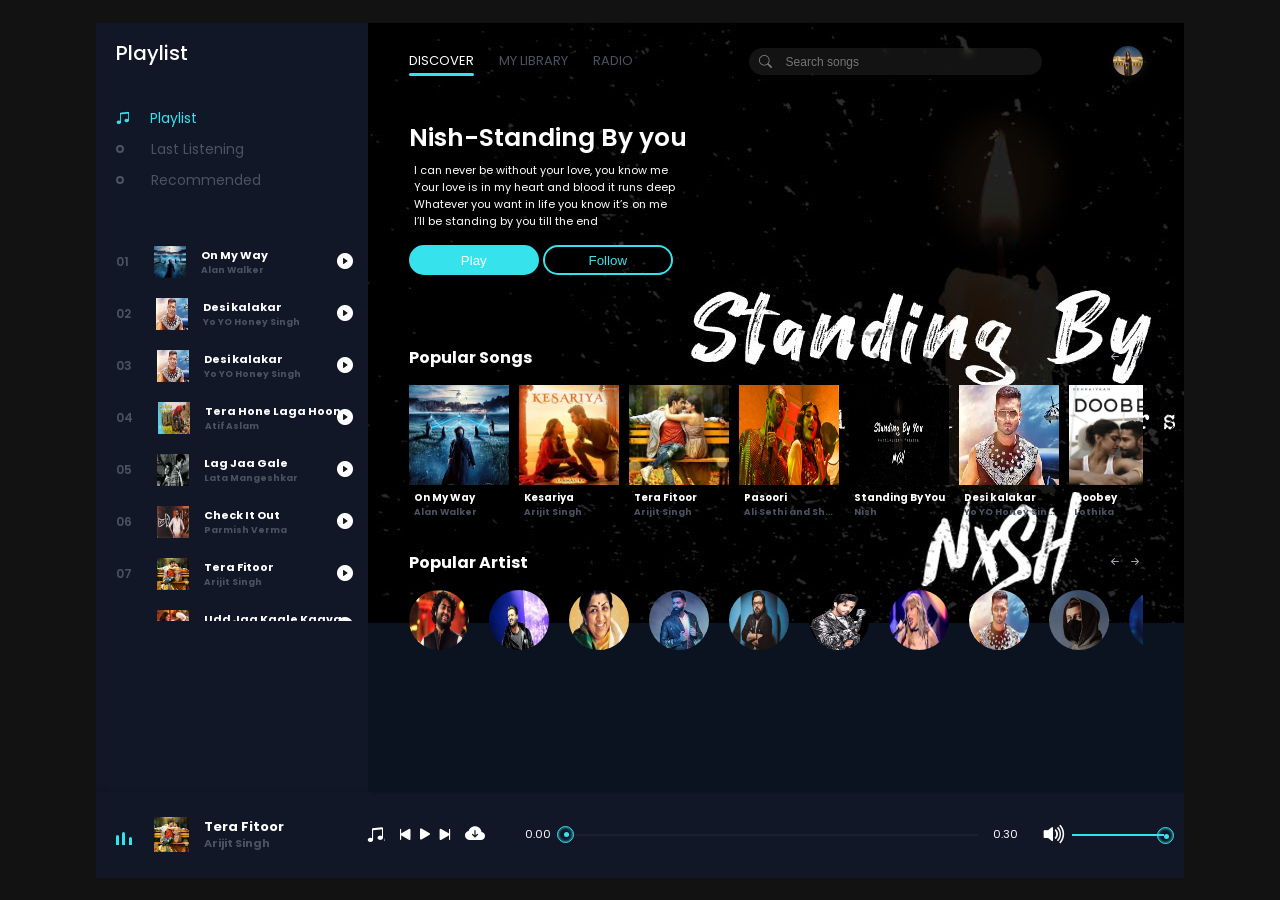
<file: index.html>
<!DOCTYPE html>
<html lang="en">
<head>
    <meta charset="UTF-8">
    <meta name="viewport" content="width=device-width, initial-scale=1.0">
    <title>Prisk</title>
    <link rel="stylesheet" href="https://cdn.jsdelivr.net/npm/bootstrap-icons@1.11.1/font/bootstrap-icons.css">
    <link rel="stylesheet" href="style.css">
    <link rel="stylesheet" href="media.css">
</head>
<body>
    <header>
        <div class="menu_side">
            <h6 id="menu_list_active_button"><i class="bi bi-music-note-list"></i></h6>
            <h1>Playlist</h1>
            <div class="playlist">
                <h4 class="active"><span></span><i class="bi bi-music-note-beamed"></i>Playlist</h4>
                <h4><span></span><i class="bi bi-music-note-beamed"></i>Last Listening</h4>
                <h4><span></span><i class="bi bi-music-note-beamed"></i>Recommended</h4>
            </div>
            <div class="menu_song">
                <li class="songItem">
                    <span>01</span>
                    <img src="song/on my way.png" alt="">
                    <h5>Heeriye <br> 
                        <div class="subtitle">Alan Walker</div>
                    </h5>
                    <i class="bi PlayListPlay bi-play-circle-fill" id="1"></i>
                </li>
                <li class="songItem">
                    <span>02</span>
                    <img src="song/desi kalakar.jpg" alt="">
                    <h5>Desi kalakar<br> 
                        <div class="subtitle">Yo YO Honey Singh</div>
                    </h5>
                    <i class="bi PlayListPlay bi-play-circle-fill" id="2"></i>
                </li>
                <li class="songItem">
                    <span>03</span>
                    <img src="song/desi kalakar.jpg" alt="">
                    <h5>Desi kalakar<br> 
                        <div class="subtitle">Yo YO Honey Singh</div>
                    </h5>
                    <i class="bi PlayListPlay bi-play-circle-fill" id="3"></i>
                </li>
                <li class="songItem">
                    <span>04</span>
                    <img src="song/tera hone lag ahu.jpg" alt="">
                    <h5>Tera Hone Laga Hoon<br> 
                        <div class="subtitle">Atif Aslam</div>
                    </h5>
                    <i class="bi PlayListPlay bi-play-circle-fill" id="4"></i>
                </li>
                <li class="songItem">
                    <span>05</span>
                    <img src="song/lag j agale.webp" alt="">
                    <h5>Lag Jaa Gale<br> 
                        <div class="subtitle">Lata Mangeshkar</div>
                    </h5>
                    <i class="bi PlayListPlay bi-play-circle-fill" id="5"></i>
                </li>
                <li class="songItem">
                    <span>06</span>
                    <img src="song/check it out.jpg" alt="">
                    <h5>Check It Out<br> 
                        <div class="subtitle">Parmish Verma</div>
                    </h5>
                    <i class="bi PlayListPlay bi-play-circle-fill" id="6"></i>
                </li>
                <li class="songItem">
                    <span>07</span>
                    <img src="song/tera fitoor.jpg" alt="">
                    <h5>Tera Fitoor<br> 
                        <div class="subtitle">Arijit Singh</div>
                    </h5>
                    <i class="bi PlayListPlay bi-play-circle-fill" id="7"></i>
                </li>
                <li class="songItem">
                    <span>08</span>
                    <img src="song/udd jaa kaale kaava.jpg" alt="">
                    <h5>Udd Jaa Kaale Kaava<br> 
                        <div class="subtitle">Udit Narayan</div>
                    </h5>
                    <i class="bi PlayListPlay bi-play-circle-fill" id="8"></i>
                </li>
                <li class="songItem">
                    <span>09</span>
                    <img src="song/doobey.jpg" alt="">
                    <h5>Doobey<br> 
                        <div class="subtitle">Lothika</div>
                    </h5>
                    <i class="bi PlayListPlay bi-play-circle-fill" id="9"></i>
                </li>
                <li class="songItem">
                    <span>10</span>
                    <img src="song/kesariya.jpg" alt="">
                    <h5>Kesariya<br> 
                        <div class="subtitle">Arijit Singh</div>
                    </h5>
                    <i class="bi PlayListPlay bi-play-circle-fill" id="10"></i>
                </li>
                <li class="songItem">
                    <span>11</span>
                    <img src="song/pasoori.jpg" alt="">
                    <h5>Pasoori<br> 
                        <div class="subtitle">Ali Sethi and Shae Gill
                        </div>
                    </h5>
                    <i class="bi PlayListPlay bi-play-circle-fill" id="11"></i>
                </li>
            </div>
        </div>


        <div class="song_side">
            <nav>
                <ul>
                    <li>DISCOVER <span></span></li>
                    <li>MY LIBRARY</li>
                    <li>RADIO</li>
                </ul>
                <div class="search">
                    <i class="bi bi-search"></i>
                    <input type="text" placeholder="Search songs">
                    <div class="search_results">
                    </div>
                </div>
                <div class="user">
                    <img src="WhatsApp Image 2024-12-26 at 22.06.04_cc377d5e.jpg" alt="">
                </div>
            </nav>
            <div class="content">
                <h1>Nish-Standing By you</h1>
                <p>I can never be without your love, you know me <br>
                    Your love is in my heart and blood it runs deep <br>
                    Whatever you want in life you know it’s on me <br>
                    I’ll be standing by you till the end <br>
                </p>
                <div class="button">
                    <button>Play</button>
                    <button>Follow</button>
                </div>
            </div>
            <div class="popular_song">
                <div class="h4">
                    <h4>Popular Songs</h4>
                    <div class="btn_s"> 
                        <i class="bi bi-arrow-left-short" id="pop_song_left"></i> 
                        <i class="bi bi-arrow-right-short" id="pop_song_right"></i>
                    </div>
                </div>
                <div class="pop_song">
                    <li class="songItem">
                        <div class="img_play">
                            <img src="song/on my way.png" alt="">
                            <i class="bi PlayListPlay bi-play-circle-fill" id="12"></i>
                        </div>
                        <h5>On My Way <br> 
                            <div class="subtitle">Alan Walker</div>
                        </h5>
                    </li>
                    <li class="songItem">
                        <div class="img_play">
                            <img src="song/kesariya.jpg" alt="">
                            <i class="bi PlayListPlay bi-play-circle-fill" id="13"></i>
                        </div>
                        <h5>Kesariya<br> 
                            <div class="subtitle">Arijit Singh</div>
                        </h5>
                    </li>
                    <li class="songItem">
                        <div class="img_play">
                            <img src="song/tera fitoor.jpg" alt="">
                            <i class="bi PlayListPlay bi-play-circle-fill" id="14"></i>
                        </div>
                        <h5>Tera Fitoor<br> 
                            <div class="subtitle">Arijit Singh</div>
                        </h5>
                    </li>
                    <li class="songItem">
                        <div class="img_play">
                            <img src="song/pasoori.jpg" alt="">
                            <i class="bi PlayListPlay bi-play-circle-fill" id="15"></i>
                        </div>
                        <h5>Pasoori<br> 
                            <div class="subtitle">Ali Sethi and Shae Gill</div>
                        </h5>
                    </li>
                    <li class="songItem">
                        <div class="img_play">
                            <img src="song/standingbyyou.jpg" alt="">
                            <i class="bi PlayListPlay bi-play-circle-fill" id="16"></i>
                        </div>
                        <h5>Standing By You<br> 
                            <div class="subtitle">Nish</div>
                        </h5>
                    </li>
                    <li class="songItem">
                        <div class="img_play">
                            <img src="song/desi kalakar.jpg" alt="">
                            <i class="bi PlayListPlay bi-play-circle-fill" id="17"></i>
                        </div>
                        <h5>Desi kalakar<br> 
                            <div class="subtitle">YO YO Honey Singh</div>
                        </h5>
                    </li>
                    <li class="songItem">
                        <div class="img_play">
                            <img src="song/doobey.jpg" alt="">
                            <i class="bi PlayListPlay bi-play-circle-fill" id="18"></i>
                        </div>
                        <h5>Doobey<br> 
                            <div class="subtitle">Lathika</div>
                        </h5>
                    </li>
                    <li class="songItem">
                        <div class="img_play">
                            <img src="song/lag j agale.webp" alt="">
                            <i class="bi PlayListPlay bi-play-circle-fill" id="19"></i>
                        </div>
                        <h5>Lag Ja Gale<br> 
                            <div class="subtitle">Lata Mangeshkar</div>
                        </h5>
                    </li>
                    <li class="songItem">
                        <div class="img_play">
                            <img src="song/check it out.jpg" alt="">
                            <i class="bi PlayListPlay bi-play-circle-fill" id="20"></i>
                        </div>
                        <h5>Check It Out<br> 
                            <div class="subtitle">Parmish Verma</div>
                        </h5>
                    </li>
                    <li class="songItem">
                        <div class="img_play">
                            <img src="song/udd jaa kaale kaava.jpg" alt="">
                            <i class="bi PlayListPlay bi-play-circle-fill" id="21"></i>
                        </div>
                        <h5>Udd Jaa Kaale Kaava<br> 
                            <div class="subtitle">Udit Narayan</div>
                        </h5>
                    </li>
                </div>
            </div>
            <div class="popular_artist">
                <div class="h4">
                    <h4>Popular Artist</h4>
                    <div class="btn_s"> 
                        <i class="bi bi-arrow-left-short" id="pop_art_left"></i> 
                        <i class="bi bi-arrow-right-short" id="pop_art_right"></i>
                    </div>
                </div>
                <div class="items Artist_bx">
                    <li>
                        <a href="arijit.html"><img src="artist/arijit singh.jpeg" alt=""></a>
                    </li>
                    <li>
                        <img src="artist/atif aslam.jpeg" alt="">
                    </li>
                    <li>
                        <img src="artist/lata mangeskar.jpeg" alt="">
                    </li>
                    <li>
                        <img src="artist/parmish verma.jpg" alt="">
                    </li>
                    <li>
                        <img src="artist/pritam.jpeg" alt="">
                    </li>
                    <li>
                        <img src="artist/steiben.jpeg" alt="">
                    </li>
                    <li>
                        <img src="artist/taylor swift.jpeg" alt="">
                    </li>
                    <li>
                        <img src="artist/yo yo honey singh.jpeg" alt="">
                    </li>
                    <li>
                        <img src="artist/alan walker.jpeg" alt="">
                    </li>
                    <li>
                        <img src="artist/paradox.jpeg" alt="">
                    </li>
                    <li>
                        <img src="artist/raftar.jpeg" alt="">
                    </li>
                    <li>
                        <img src="artist/kk.jpeg" alt="">
                    </li>
                    <li>
                        <img src="artist/kk.jpeg" alt="">
                    </li>
                    <li>
                        <img src="artist/kk.jpeg" alt="">
                    </li>
                    <li>
                        <img src="artist/kk.jpeg" alt="">
                    </li>
                    <li>
                        <img src="artist/kk.jpeg" alt="">
                    </li>
                    <li>
                        <img src="artist/kk.jpeg" alt="">
                    </li>
                    <li>
                        <img src="artist/kk.jpeg" alt="">
                    </li>
                    <li>
                        <img src="artist/kk.jpeg" alt="">
                    </li>
                    <li>
                        <img src="artist/kk.jpeg" alt="">
                    </li>
                    <li>
                        <img src="artist/kk.jpeg" alt="">
                    </li>
                    <li>
                        <img src="artist/kk.jpeg" alt="">
                    </li>
                    <li>
                        <img src="artist/kk.jpeg" alt="">
                    </li>
                    <li>
                        <img src="artist/kk.jpeg" alt="">
                    </li>
                    <li>
                        <img src="artist/kk.jpeg" alt="">
                    </li>

                </div>
            </div>
        </div>



        <div class="master_play">
            <div class="wave" id="wave">
                <div class="wave1"></div>
                <div class="wave1"></div>
                <div class="wave1"></div>
            </div>
            <img src="song/tera fitoor.jpg" alt="" id="poster_master_paly">
            <h5 id="title">
                Tera Fitoor
                <div class="subtitle">
                    Arijit Singh
                </div>
            </h5> 
            <div class="icon">
                <i class="bi shuffle bi-music-note-beamed">next</i>
                <i class="bi bi-skip-start-fill" id="back"></i>
                <i class="bi bi-play-fill" id="masterPlay"></i>
                <i class="bi bi-skip-end-fill" id="next"></i>
                <a href="" download id="download_music"><i class="bi bi-cloud-arrow-down-fill" id="download_music"></i></a>
            </div>
            <span id="currentStart">
                0.00
            </span>
            <div class="bar">
                <input type="range" id="seek" min="0" max="100">
                <div class="bar2" id="bar2"></div>
                <div class="dot" id="dot"></div>
            </div>
            <span id="currentend">
                0.30
            </span>
            <div class="vol">
                <i class="bi bi-volume-up-fill" id="vol_icon"></i>
                <input type="range" min="0" max="100" id="vol">
                <div class="vol_bar" id="vol_bar"></div>
                <div class="dot" id="vol_dot"></div>
            </div>
        </div>
    </header>
    <script src="about.js"></script>
    <script>
        let menu_list_active_button=document.getElementById("menu_list_active_button");
        let menu_side=document.getElementsByClassName("menu_side")[0];
        menu_list_active_button.addEventListener("click",()=>{
            menu_side.style.transform="unset";
            menu_list_active_button.style.opacity=0;
        });
        let song_side=document.getElementsByClassName("song_side")[0];
        song_side.addEventListener("click",()=>{
            if (window.innerWidth < 931) {
        menu_side.style.transform = "translateX(-100%)";
        menu_list_active_button.style.opacity = 1;
    }
        });
    </script>
</body>
</html>
</file>
<file: style.css>
@import url('https://fonts.googleapis.com/css2?family=Poppins:wght@100;200&display=swap');
*{
    padding: 0;
    margin: 0;
    box-sizing: border-box;
}
body{
    font-family: 'Poppins', sans-serif;
    width: 100%;
    height: 100vh;
    background: #121213;
    display: grid;
    place-items:center;
}
header{
    position: relative;
    width: 85%;
    height: 95%;
    display: flex;
    flex-wrap: wrap;
    overflow: hidden;
}
header .menu_side , .song_side{
    width: 25%;
    height: 90%;
    background: #111727;
    box-shadow: 5px 0px 2px #090f1f;
    color: white;
}
header .song_side{
    width: 75%;
    background: #0b1320;
}
header .master_play{
    width: 100%;
    height: 10%;
    background: #111727;
    box-shadow: 0px 3px 8px #090f1f;
}
header .menu_side h1{
    font-size: 20px;
    margin: 15px 0px 0px 20px;
    font-weight: 500;
}
header .menu_side .playlist{
    margin: 40px 0px 0px 20px;
}
header .menu_side .playlist h4{
    font-size: 14px;
    font-weight: 400;
    padding-bottom: 10px;
    color: #4c5262;
    cursor: pointer;
    display: flex;
    align-items: center;
    transition: .3s linear;
} 
header .menu_side .playlist h4:hover{
    color: #fff;
} 
header .menu_side .playlist h4 span{
    position: relative;
    margin-right: 35px;
} 
header .menu_side .playlist h4 span::before{
    content: '';
    position: absolute;
    width: 4px;
    height: 4px;
    border: 2px solid #4c5262;
    border-radius: 50%;
    top: -4px;
    transition: .3s linear;
}
header .menu_side .playlist h4:hover span::before{
    border: 2px solid #fff;
}
header .menu_side .playlist h4 .bi{
    display: none;
}
header .menu_side .playlist .active{
    color: #36e2ec;
} 
header .menu_side .playlist .active span{
    display: none;
} 
header .menu_side .playlist .active .bi{
    display: flex;
    margin-right: 20px;
}
header .menu_side .menu_song{
    width: 100%;
    height: 380px;
    margin-top: 40px;
    overflow: auto;
}
header .menu_side .menu_song::-webkit-scrollbar{
    display: none;
}
header .menu_side .menu_song li{
    list-style-type: none;
    position: relative;
    padding: 5px 0px 5px 20px;
    display: flex;
    align-items: center;
    margin-bottom: 10px;
    cursor: pointer;
    transition: .3s linear;
}
header .menu_side .menu_song li:hover{
    background: rgb(105,105,105,.1);
}
header .menu_side .menu_song li span{
    font-size: 12px;
    font-weight: 600;
    color: #4c5262;
}
header .menu_side .menu_song li img{
    width: 32px;
    height: 32px;
    margin-left: 25px;
}
header .menu_side .menu_song li h5{
    font-size: 11px;
    margin-left: 15px;
    width: 170px;
    overflow: hidden;
    text-overflow: ellipsis;
    white-space:nowrap;
}
header .menu_side .menu_song li h5 .subtitle{
    font-size: 9px;  
    color: #4c5262;
} 
header .menu_side .menu_song li .bi{
    position: absolute;
    right: 15px;
    font-size: 16px;
} 
header .master_play {
    display: flex;
    align-items: center;
    padding: 0px 20px;
}
header .master_play .wave{
    width: 30px;
    height: 30px;
    padding-bottom: 5px;
    display: flex;
    align-items: flex-end;
    margin-right: 10px;
}
header .master_play .wave .wave1{
    width: 3px;
    height: 10px;
    background:#36e2ec;
    margin-right: 3px;
    border-radius: 10px 10px 0px 0px;
    animation:unset;
}
header .master_play .wave .wave1:nth-child(2){
    height: 13px;
    margin-right: 3.5px;
    animation-delay: 0.4s;
}
header .master_play .wave .wave1:nth-child(3){
    height: 8px;
    animation-delay: .8s;
}
header .master_play .active1 .wave1{
    animation: wave 0.5s linear infinite;
}
header .master_play .active1 .wave1:nth-child(2){
    animation-delay: 0.4s;
}
header .master_play .active1 .wave1:nth-child(3){
    animation-delay: .8s;
}
@keyframes  wave {
    0%{
        height: 10px;
    }
    50%{
        height: 15px;
    }
    100%{
        height: 10px;
    }
}
header .master_play img{
    width: 35px;
    height: 35px;
}
header .master_play h5{
    width: 135px;
    margin-left: 15px;
    color: #fff;
    line-height: 17px;
    overflow: hidden;
    text-overflow: ellipsis;
    white-space: nowrap;
    font-size: 13px;
}
header .master_play h5 .subtitle{
    font-size: 11px;
    color: #4c5262;
    width: 100%;
    overflow: hidden;
    text-overflow: ellipsis;
    white-space: nowrap;
}
header .master_play .icon{
    font-size: 20px;
    color: #fff;
    margin: 0px 20px 0px 40px;
    outline: none;
    display: flex;
    align-items: center;
}
header .master_play .icon .bi{
    cursor: pointer;
    outline: none;
}
header .master_play .icon .shuffle{
    font-size: 17px;
    margin-right: 10px;
    width: 17.5px;
    overflow: hidden;
    display: flex;
    align-items: center;
}
header .master_play .icon #download_music{
    text-decoration: none;
    color: #fff;
    font-size: 20px;
    margin-left:5px;
}
header .master_play .icon #download_music .bi:nth-child(3){
    border: 1px solid rgb(105,105,105,.1);
    border-radius: 50%;
    padding: 1px 5px 0px 7px;
    margin: 0px 5px;
}
header .master_play span{
    color: #fff;
    width: 32px;
    font-size: 11px;
    font-weight: 400;
}
header .master_play #currentStart{
    margin: 0px 0px 0px 20px;
}
header .master_play .bar{
    position: relative;
    width: 43%;
    height: 2px;
    background: rgb(105,105,105,.1);
    margin: 0px 15px 0px 10px;
}
header .master_play .bar .bar2{
    position: absolute;
    background: #36e2ec;
    width: 0%;
    height: 100%;
    top: 0;
    transition: 1s linear;
}
header .master_play .bar .dot{
    position: absolute;
    width: 5px;
    height: 5px;
    background: #36e2ec;
    border-radius: 50%;
    left: 0%;
    top: -1.5px;
    transition: 1s linear;
}
header .master_play .bar .dot::before{
    content: '';
    width: 15px;
    height: 15px;
    position: absolute;
    border: 1px solid #36e2ec;
    border-radius: 50%;
    left: -7px;
    top: -6.5px;
    box-shadow: inset 0px 0px 3px #36e2ec;
}
header .master_play .bar input{
    position: absolute;
    width: 100%;
    top: -7px;
    left: 0;
    cursor: pointer;
    z-index: 9999999999999999999999999999999999999999;
    opacity: 0;
}
header .master_play .vol{
    position: relative;
    width: 100px;
    height: 2px;
    background: rgb(105,105,170,.1);
    margin-left: 50px;
}
header .master_play .vol .bi{
    position: absolute;
    color: #fff;
    font-size: 25px;
    top: -17px;
    left: -30px; 
}
header .master_play .vol input{
    position: absolute;
    width: 100%;
    top: -6px;
    left: 0;
    cursor: pointer;
    z-index: 999999999999999999999999999999999999999;
    opacity: 0;
}
header .master_play .vol .vol_bar{
    position: absolute;
    background: #36e2ec;
    width: 100%;
    height: 100%;
    top: 0;
    transition: 1s linear;
}
header .master_play .vol .dot{
    position: absolute;
    background: #36e2ec;
    width: 5px;
    height: 5px;
    border-radius: 50%;
    left: 100%;
    top: -1.5;
    transition: 1s linear;
}
header .master_play .vol .dot::before{
    content: '';
    width: 15px;
    height: 15px;
    position: absolute;
    border: 1px solid #36e2ec;
    border-radius: 50%;
    left: -7px;
    top: -6.5px;
    box-shadow: inset 0px 0px 3px #36e2ec;
}
header .song_side{
    z-index: 2;
}
header .song_side::before{
    content: '';
    position: absolute;
    width: 100%;
    height: 600px;
    background: url(song/standingbyyou.jpg);
    z-index: -1;
}
header .song_side nav{
    width: 90%;
    height: 10%;
    margin: auto;
    display: flex;
    align-items: center;
    justify-content: space-between;
}
header .song_side nav ul{
    display: flex;
}
header .song_side nav li{
    list-style: none;
    position: relative;
    font-size: 13px;
    color: #4c5262;
    margin-right: 25px;
    cursor: pointer;
    transition: .3 linear;
}
header .menu_side h6{
    display: none;
}
header .song_side nav li:hover{
    color: #fff;
}
header .song_side nav li:nth-child(1){
    color: #fff;
}
header .song_side nav li span{
    position: absolute;
    width: 100%;
    height: 2.5px;
    background: #36e2ec;
    bottom: -5px;
    left: 0;
    border-radius: 20px;
}
header .song_side nav .search{
    position: relative;
    width: 40%;
    padding: 1px 10px;
    border-radius: 20px;
    color: gray;
}
header .song_side nav .search::before{
    content: '';
    position: absolute;
    width: 100%;
    height: 100%;
    background: rgb(184, 184, 184, .1);
    border-radius: 20px;
    backdrop-filter: blur(5px);
    z-index: -1;
}
header .song_side nav .search .search_results{
    position: absolute;
    width: 100%;
    height: 200px;
    
    margin-top: 10px;
    border-radius: 10px;
    overflow: auto;
}
header .song_side nav .search .search_results::-webkit-scrollbar{
    display: none;
}
header .song_side nav .search .search_results .card{
    width: 100%;
    min-height: 24px;
    
    display: flex;
    align-items: center;
    background: rgb(184, 184, 184, .1);
    margin-bottom: 5px;
    text-decoration: none;
    display: none;
}
header .song_side nav .search .search_results .card img{
    width: 35px;
    height: 35px;
    border-radius: 5px;
}
header .song_side nav .search .search_results .card .content{
    width: 80%;
    height: 100%;
    padding: 0;
    font-size: 13px;
    font-weight: 600;
    color: #fff;
}
header .song_side nav .search .search_results .card .content .subtitle{
    font-size: 11px;
    color: #a4a8b4;
    font-weight: 500;
}
header .song_side nav .search .bi{
    font-size: 13px;
    padding: 3px 0px 0px 10px;
}
header .song_side nav .search input{
    background: none;
    border: none;
    outline: none;
    padding: 0px 10px;
    color: #fff;
    font-size: 12px;
}
header .song_side nav .user{
    position: relative;
    width: 30px;
    height: 30px;
    border-radius: 50%;
}
header .song_side nav .user img{
    width: 100%;
    height: 100%;
    border-radius: 50%;
    box-shadow: 2px 2px 8px #121213;
}
header .song_side .content{
    width: 90%;
    height: 30%;
    margin: auto;
    padding-top: 20px;
}
header .song_side .content h1{
    font-size: 25px;
    font-weight: 600;
}
header .song_side .content p{
    font-size: 11px;
    font-weight: 400;
    margin: 5px;
}
header .song_side .content .button{
    margin-top: 15px;
}
header .song_side .content .button button{
    width: 130px;
    height: 30px;
    border: 2px solid #36e2ec;
    outline: none;
    border-radius: 20px;
    background: #36e2ec;
    color: #fff;
    cursor: pointer;
    transition: .3s linear;
}
header .song_side .content .button button:hover{
    background: none;
    color: #36e2ec;
}
header .song_side .content .button button:nth-child(2){
    background: none;
    color: #36e2ec;
}
header .song_side .content .button button:nth-child(2):hover{
    background: #36e2ec;
    color: #fff;
}
header .song_side .popular_song{
    width: 90%;
    height: auto;
    margin: auto;
    margin-top: 15px;
}
header .song_side .popular_song .h4{
    display: flex;
    align-items: center;
    justify-content: space-between;  
}
header .song_side .popular_song .h4 .bi{
    color: #a4a8b4; 
    cursor: pointer;
    transition: .3s linear;
}
header .song_side .popular_song .h4 .bi:hover{
    color: #fff; 
}
header .song_side .popular_song .pop_song{
    width: 100%;
    height: 150px;
    margin-top: 15px;
    display: flex;
    overflow: auto;
    scroll-behavior: smooth;
}
header .song_side .popular_song .pop_song::-webkit-scrollbar{
    display: none;
}
header .song_side .popular_song .pop_song li{
    min-width: 100px;
    height: 140px;
    list-style-type: none;
    margin-right: 10px;
    transition: .3s linear;
}
header .song_side .popular_song .pop_song li:hover {
    background: rgb(105,105,105,.1);
}
header .song_side .popular_song .pop_song li .img_play{
    position: relative;
    height: 100px;
    width: 100px;
    display: flex;
    align-items: center;
    justify-content: center;
}
header .song_side .popular_song .pop_song li .img_play img{
    height: 100%;
    width: 100%;
}
header .song_side .popular_song .pop_song li .img_play .bi{
    position: absolute;
    font-size: 20px;
    cursor: pointer;
    transition: .3 linear;
    opacity: 0;
}
header .song_side .popular_song .pop_song li:hover .img_play .bi{
    opacity: 1;
}
header .song_side .popular_song .pop_song li h5{
    padding: 5px 0px 0px 5px;
    line-height: 15px;
    font-size: 10px;
    width: 100px;
    overflow: hidden;
    white-space: nowrap;
    text-overflow: ellipsis;
}
header .song_side .popular_song .pop_song li h5 .subtitle{
    font-size: 9px;
    overflow: hidden;
    white-space: nowrap;
    text-overflow: ellipsis;
    color: #4c5262;
}
header .song_side .popular_artist{
    width: 90%;
    height: auto;
    margin: auto;
    margin-top: 15px;
}
header .song_side .popular_artist .h4{
    display: flex;
    align-items: center;
    justify-content: space-between;  
}
header .song_side .popular_artist .h4 .bi{
    color: #a4a8b4; 
    cursor: pointer;
    transition: .3s linear;
}
header .song_side .popular_artist .h4 .bi:hover{
    color: #fff; 
}
header .song_side .popular_artist .items{
    width: 100%;
    height: auto;
    margin-top: 15px;
    display: flex;
    overflow: auto;
    scroll-behavior: smooth;
}
header .song_side .popular_artist .items::-webkit-scrollbar{
    display: none;
}
header .song_side .popular_artist .items li{
    list-style-type: none;
    position: relative;
    min-width: 60px;
    height: 60px;
    border-radius: 50%;
    margin-right: 20px;
    cursor: pointer;
}
header .song_side .popular_artist .items li img{
    width: 100%;
    height: 100%;
    border-radius: 50%;
}
</file>
<file: media.css>
@media screen and (max-width:1200px){
    header{
        width: 95%;
        transition: .5s linear;
    }
    header .menu_side , .song_side{
        width: 30%;
    }
    header .song_side{
        width: 70%;

    }
    header .song_side .content{
        height: 18%;
    }
    header .menu_side h6{
        display: none;
    }
} 
@media screen and (max-width:930px){
    
    header .menu_side{
        z-index: 999;
        width: 40%;
        position: absolute;
        transition: 1s linear;
        transform: translateX(-100%);
    }
    header .song_side{
        width: 100%;
    }
    header .master_play{
        position: absolute;
        bottom: 0;
    }
    header .menu_side h6{
        position: absolute;
        right: -40px;
        bottom: 10px;
        width: 40px;
        height: 40px;
        background: #111727;
        border-radius: 0px 10px 10px 0px;
        display: flex;
        align-items: center;
        justify-content: center;
        font-size: 18px;
        cursor: pointer;
        transition: 1s linear; 
    }
}
@media screen and (max-width:680px){
    header{
        width: 100%;
        height: 100vh;
    }
    header .song_side nav li{

        font-size: 11px;
        margin-right: 10px;

    }
    header .song_side nav .search{

        width: auto;
    }
    header .menu_side{
        width: 60%;
    }
    header .master_play {
        z-index: 999999999999999999999;
    }
    header .master_play .icon{
        position: absolute;
        top: -46px;
        right: 30%;

    }
    header .master_play .icon::before{
        content: '';
        position: absolute;
        width: 200px;
        height: 180px;
        background: #111727;
        z-index: -1;
        border-radius: 50% 50% 0% 0%;
        left: -20%;
        box-shadow: 0px -11px 20px -17px #000;

    }
    header .master_play .wave{
        position: absolute;
        top: -90px;
        width: 40px;
        height: 40px;
        right: 40%;
    }
    header .master_play .wave .wave1{
        width: 8px;
    }
}
@media screen and (max-width:470px){
    header .song_side nav .search{
        display: flex;
        width: 150px;
        margin-right: 5px;
    }
    header .master_play .wave{
        right: 44%;
    }
    header .menu_side{
        width: 70%;
    }
    header .song_side .popular_song{
        margin-top: 70px;
    }

}
@media screen and (max-width:412px){
    header .song_side nav ul li{
        font-size: 10px;
        margin-right: 7px;
    }
    header .song_side nav .search{
        width: 140px;
    }
    header .song_side .popular_song{
        margin-top: 60px;
    }
    header .master_play .wave{
        right: 45%;
    }
    header .menu_side{
        width: 80%;
    }
}
</file>
